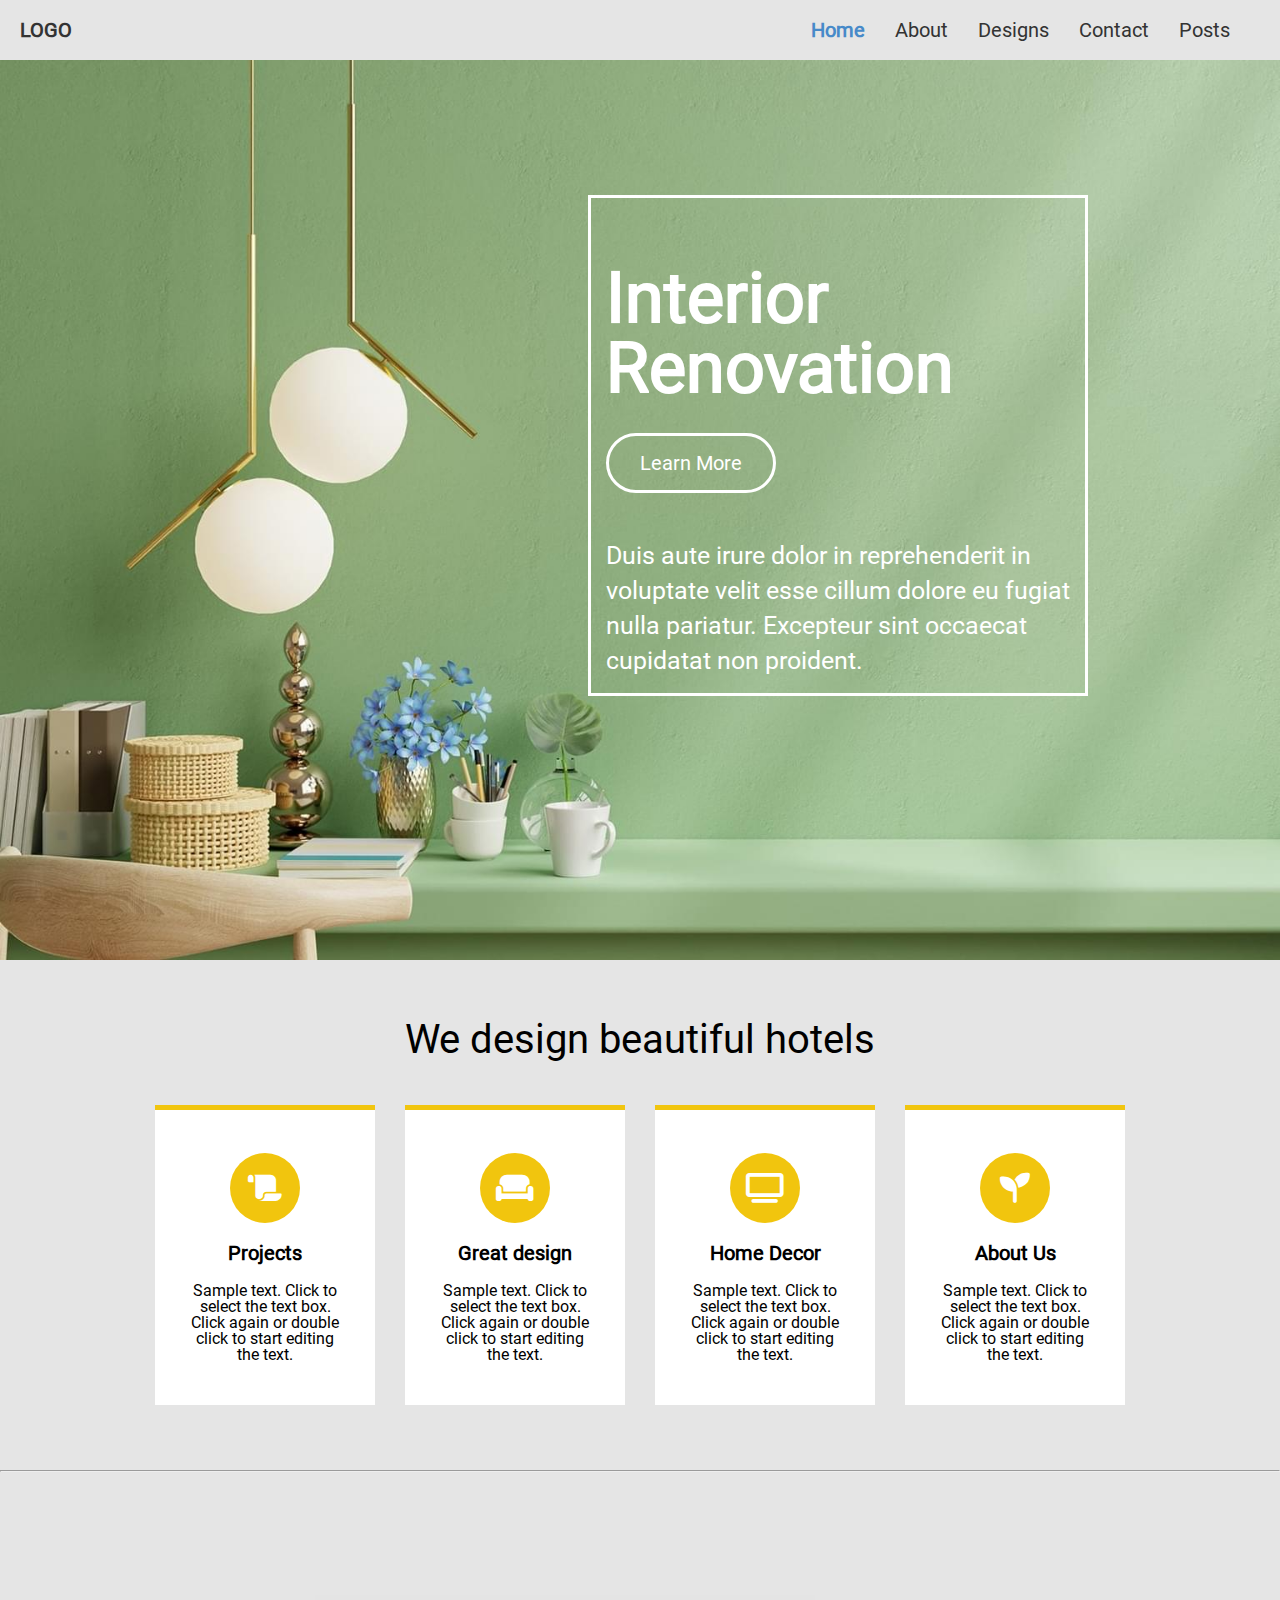
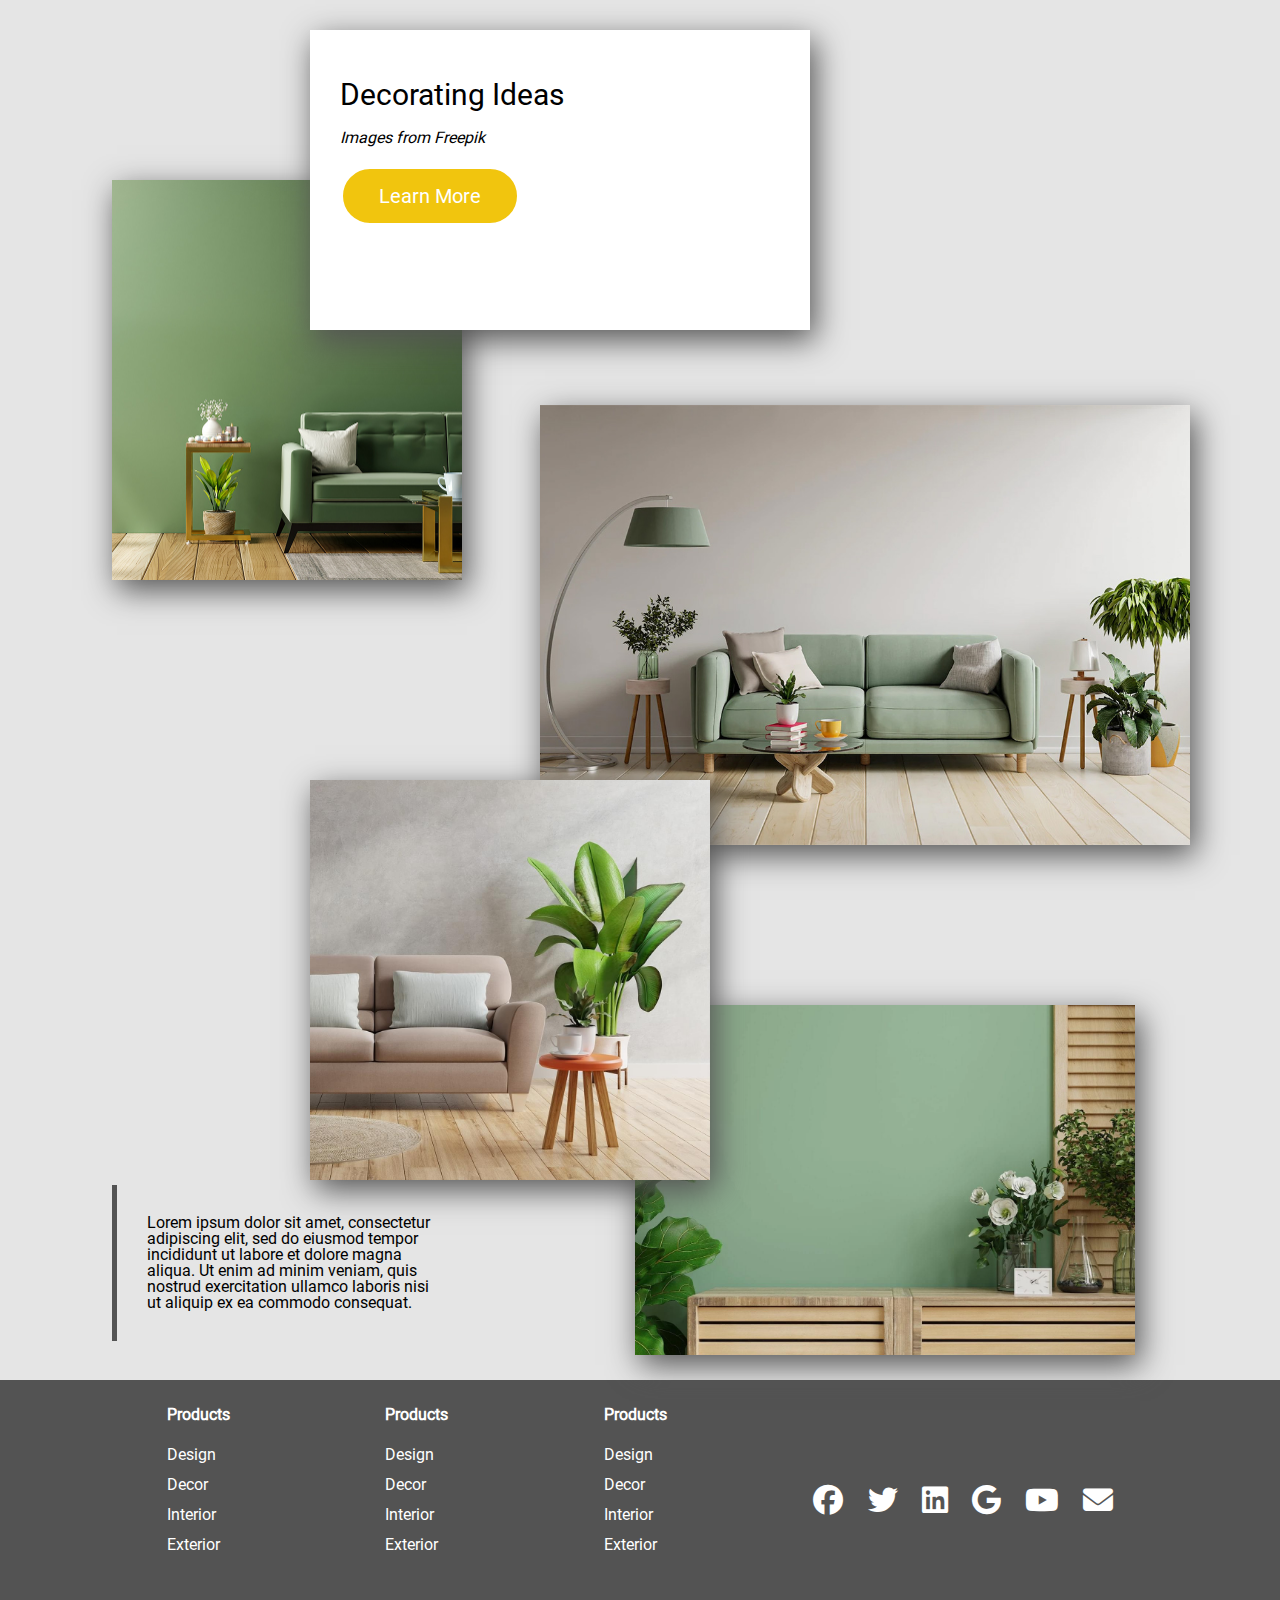
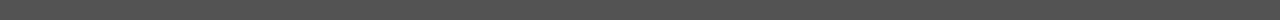
<file: index.html>
<!DOCTYPE html>
<html lang="en">
  <head>
    <meta charset="UTF-8" />
    <meta http-equiv="X-UA-Compatible" content="IE=edge" />
    <meta name="viewport" content="width=device-width, initial-scale=1.0" />
    <title>GITA-JS</title>
    <meta name="description" content="Gita Web Task" />
    <meta name="keywords" content="HTML, CSS, JavaScript" />
    <meta name="author" content="Laka Nodia" />
    <meta property="og:url" content="img/htmlcss.png" />
    <meta property="og:type" content="GITA-JS Project" />
    <meta property="og:title" content="GITA-JS" />
    <meta property="og:description" content="GITA-JS Project" />
    <meta property="og:image" content="img/htmlcss.png" />
    <link rel="icon" type="text/css" href="img/interior.png" />
    <link rel="stylesheet" href="css/global.css" />
    <link
      rel="stylesheet"
      href="https://cdnjs.cloudflare.com/ajax/libs/font-awesome/6.1.1/css/all.min.css"
    />
    <script src="https://ajax.googleapis.com/ajax/libs/jquery/3.6.0/jquery.min.js"></script>
  </head>
  <body>
    <header class="header-block">
      <div class="header-main-div">
        <div class="header-logo-block">
          <a class="a-logo" href="">LOGO</a>
        </div>

        <nav class="header-nav-block" id="nav-block">
          <ul class="header-ul-block">
            <li class="nav-li active-li">
              <a id="home-nav" href="index.html">Home </a>
            </li>
            <li class="nav-li"><a href="visual.html">About</a></li>
            <li class="nav-li"><a href="design.html">Designs</a></li>
            <li class="nav-li"><a href="contact.html">Contact</a></li>
            <li class="nav-li"><a href="api.html">Posts</a></li>
          </ul>
        </nav>
        <i id="burger-menu" class="fa-solid fa-bars burger"></i>
      </div>
    </header>

    <section id="section1">
      <div class="banner-img-div">
        <div class="banner-text-div">
          <h1 class="banner-main-title">Interior Renovation</h1>
          <a class="banner-button-link" href="visual.html"
            ><button class="banner-button" id="button">Learn More</button></a
          >
          <h2 class="banner-title">
            ​Duis aute irure dolor in reprehenderit in voluptate velit esse
            cillum dolore eu fugiat nulla pariatur. Excepteur sint occaecat
            cupidatat non proident.
          </h2>
        </div>
      </div>
    </section>
    <section id="section2" class="section2">
      <div class="section2-div">
        <h2 class="section2-title">​We design beautiful hotels</h2>
        <div class="service-main-block">
          <div class="service-div">
            <div class="service-icon-div">
              <i class="fa-solid fa-scroll icon"></i>
            </div>
            <h3 class="title-service">Projects</h3>
            <p>
              Sample text. Click to select the text box. Click again or double
              click to start editing the text.
            </p>
          </div>
          <div class="service-div">
            <div class="service-icon-div">
              <i class="fa-sharp fa-solid fa-couch icon"></i>
            </div>
            <h3 class="title-service">​Great design</h3>
            <p>
              Sample text. Click to select the text box. Click again or double
              click to start editing the text.
            </p>
          </div>
          <div class="service-div">
            <div class="service-icon-div">
              <i class="fa-solid fa-tv icon"></i>
            </div>
            <h3 class="title-service">​Home Decor</h3>
            <p>
              Sample text. Click to select the text box. Click again or double
              click to start editing the text.
            </p>
          </div>
          <div class="service-div">
            <div class="service-icon-div">
              <i class="fa-solid fa-seedling icon"></i>
            </div>
            <h3 class="title-service">About Us​​</h3>
            <p>
              Sample text. Click to select the text box. Click again or double
              click to start editing the text.
            </p>
          </div>
        </div>
      </div>
    </section>
    <section class="section3">
      <hr />
      <div class="section3-main-div">
        <div class="decoration-div">
          <h2 class="decor-title">​Decorating Ideas</h2>
          <h3 class="decor-title2">Images from Freepik</h3>
          <button class="decor-button" id="button">Learn More</button>
          <p class="decor-text hide">
            Lorem ipsum dolor sit amet, consectetur adipiscing elit nullam nunc
            justo sagittis suscipit ultrices. Excepteur sint occaecat cupidatat
            non proident, sunt in culpa qui officia deserunt mollit anim id est
            laborum.
          </p>
        </div>
        <img class="decor-img1" src="img/decor1.jpg" alt="decor-img" />
        <img class="decor-img3" src="img/decor3.jpg" alt="decor-img" />
        <img class="decor-img2" src="img/decor2.jpg" alt="decor-img" />
        <img class="decor-img4" src="img/decor4.jpg" alt="decor-img" />
        <div class="text-decor-div">
          <p>
            ​​Lorem ipsum dolor sit amet, consectetur adipiscing elit, sed do
            eiusmod tempor incididunt ut labore et dolore magna aliqua. Ut enim
            ad minim veniam, quis nostrud exercitation ullamco laboris nisi ut
            aliquip ex ea commodo consequat.
          </p>
        </div>
      </div>
    </section>
    <footer class="footer">
      <div class="footer-div">
        <div class="lists">
          <ul class="ul-list">
            <h2 class="title">Products</h2>
            <li>Design</li>
            <li>Decor</li>
            <li>Interior</li>
            <li>Exterior</li>
          </ul>
          <ul class="ul-list">
            <h2 class="title">Products</h2>
            <li>Design</li>
            <li>Decor</li>
            <li>Interior</li>
            <li>Exterior</li>
          </ul>
          <ul class="ul-list">
            <h2 class="title">Products</h2>
            <li>Design</li>
            <li>Decor</li>
            <li>Interior</li>
            <li>Exterior</li>
          </ul>
        </div>
      </div>
      <div class="social-icons">
        <i class="fa-brands fa-facebook icon"></i>
        <i class="fa-brands fa-twitter icon"></i>
        <i class="fa-brands fa-linkedin icon"></i>
        <i class="fa-brands fa-google icon"></i>
        <i class="fa-brands fa-youtube icon"></i>
        <i class="fa-solid fa-envelope icon"></i>
      </div>
    </footer>
    <script src="index.js"></script>
  </body>
</html>
</file>
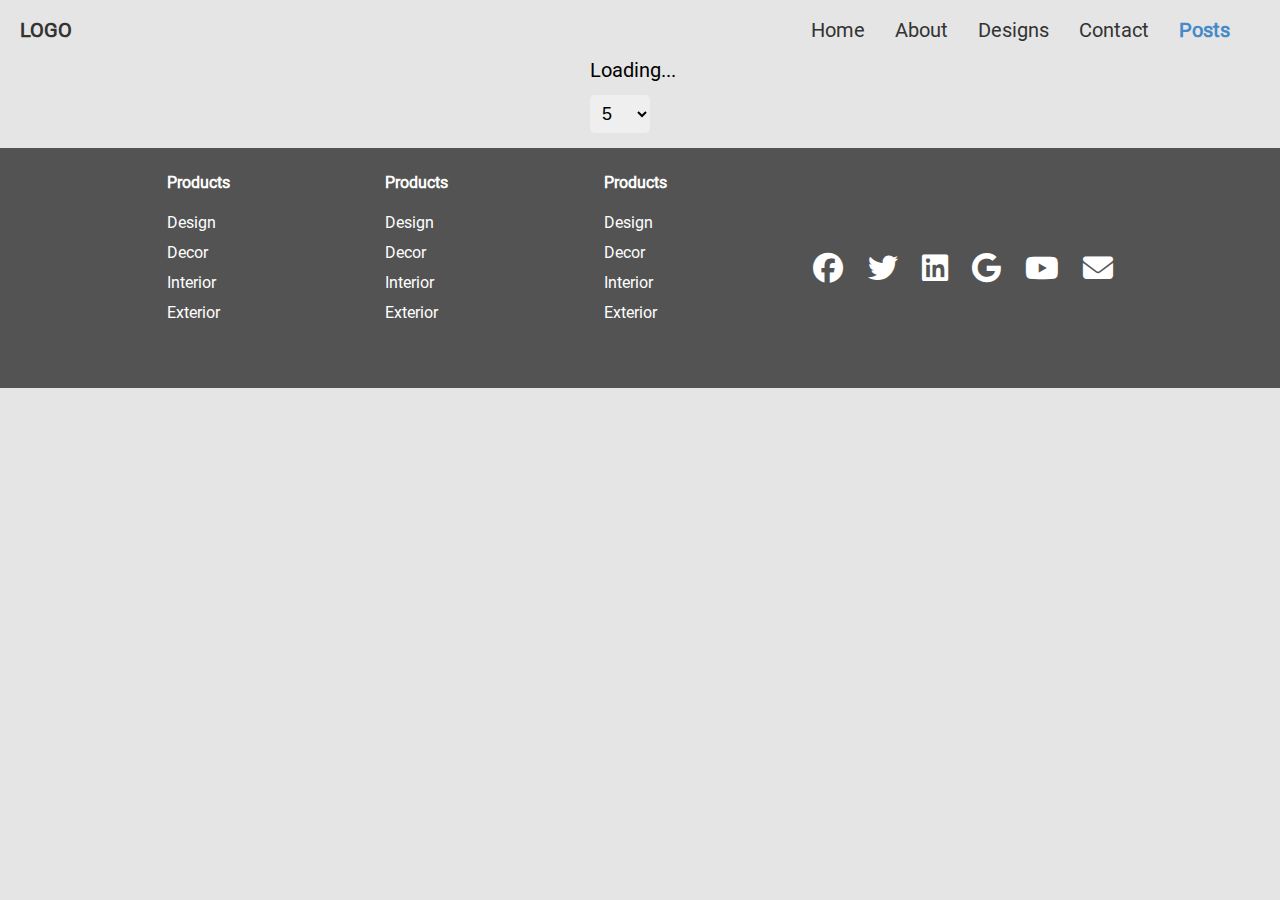
<file: api.html>
<!DOCTYPE html>
<html lang="en">
<head>
    <meta charset="UTF-8" />
    <meta http-equiv="X-UA-Compatible" content="IE=edge" />
    <meta name="viewport" content="width=device-width, initial-scale=1.0" />
    <title>GITA-JS</title>
    <meta name="description" content="Free Web Task" />
    <meta name="keywords" content="HTML, CSS, JavaScript" />
    <meta name="author" content="Laka Nodia" />
    <meta property="og:url" content="img/interior2.png" />
    <meta property="og:type" content="GITA-JS Project" />
    <meta property="og:title" content="GITA-JS" />
    <meta property="og:description" content="GITA-JS Project" />
    <meta property="og:image" content="img/interior2.png" />
    <link rel="stylesheet" href="css/global.css" />
    <link rel="icon" type="text/css" href="img/interior.png" />
    <link
        rel="stylesheet"
        href="https://cdnjs.cloudflare.com/ajax/libs/font-awesome/6.1.1/css/all.min.css"
    />
    <script src="https://ajax.googleapis.com/ajax/libs/jquery/3.6.0/jquery.min.js"></script>
    </head>
    <header class="header-block">
    <div class="header-main-div">
      <div class="header-logo-block">
        <a class="a-logo" href="">LOGO</a>
      </div>

      <nav class="header-nav-block" id="nav-block">
        <ul class="header-ul-block">
          <li class="nav-li">
            <a id="home-nav" href="index.html">Home </a>
          </li>
          <li class="nav-li"><a href="visual.html">About</a></li>
          <li class="nav-li"><a href="design.html">Designs</a></li>
          <li class="nav-li"><a href="contact.html">Contact</a></li>
          <li class="nav-li active-li"><a href="api.html">Posts</a></li>
        </ul>
      </nav>
      <i id="burger-menu" class="fa-solid fa-bars burger"></i>
    </div>
  </header>

  <body class="container-fluid">
    <div class="spinner"id="spinner" style="max-width: 100px; width:100%; margin: 0 auto; font-size: 20px;">
      <span class="visually-hidden">Loading...</span>
    </div>
    <div class="page-option" style="max-width: 100px; width: 100%; margin: 15px auto;">
        <select
        class="btn""
        id="page-row-number"
        onchange="pageRowChangeEventHandler()">
          <option value="5">5</option>
          <option value="10">10</option>
          <option value="20">20</option>
          <option value="30">30</option>
        </select>
    </div>


    <div>
      <div
        id="postList"
        class="post-list"
      >
    </div>
    </div>

    <div class="pagination" id="nav-number" style="max-width: 400px; width: 100%; margin: 0 auto;"></div>

    <footer class="footer">
      <div class="footer-div">
        <div class="lists">
          <ul class="ul-list">
            <h2 class="title">Products</h2>
            <li>Design</li>
            <li>Decor</li>
            <li>Interior</li>
            <li>Exterior</li>
          </ul>
          <ul class="ul-list">
            <h2 class="title">Products</h2>
            <li>Design</li>
            <li>Decor</li>
            <li>Interior</li>
            <li>Exterior</li>
          </ul>
          <ul class="ul-list">
            <h2 class="title">Products</h2>
            <li>Design</li>
            <li>Decor</li>
            <li>Interior</li>
            <li>Exterior</li>
          </ul>
        </div>
      </div>
      <div class="social-icons">
        <i class="fa-brands fa-facebook icon"></i>
        <i class="fa-brands fa-twitter icon"></i>
        <i class="fa-brands fa-linkedin icon"></i>
        <i class="fa-brands fa-google icon"></i>
        <i class="fa-brands fa-youtube icon"></i>
        <i class="fa-solid fa-envelope icon"></i>
      </div>
    </footer>
    <script src="api.js"></script>
    <script src="index.js"></script>
  </body>
</html>
</file>
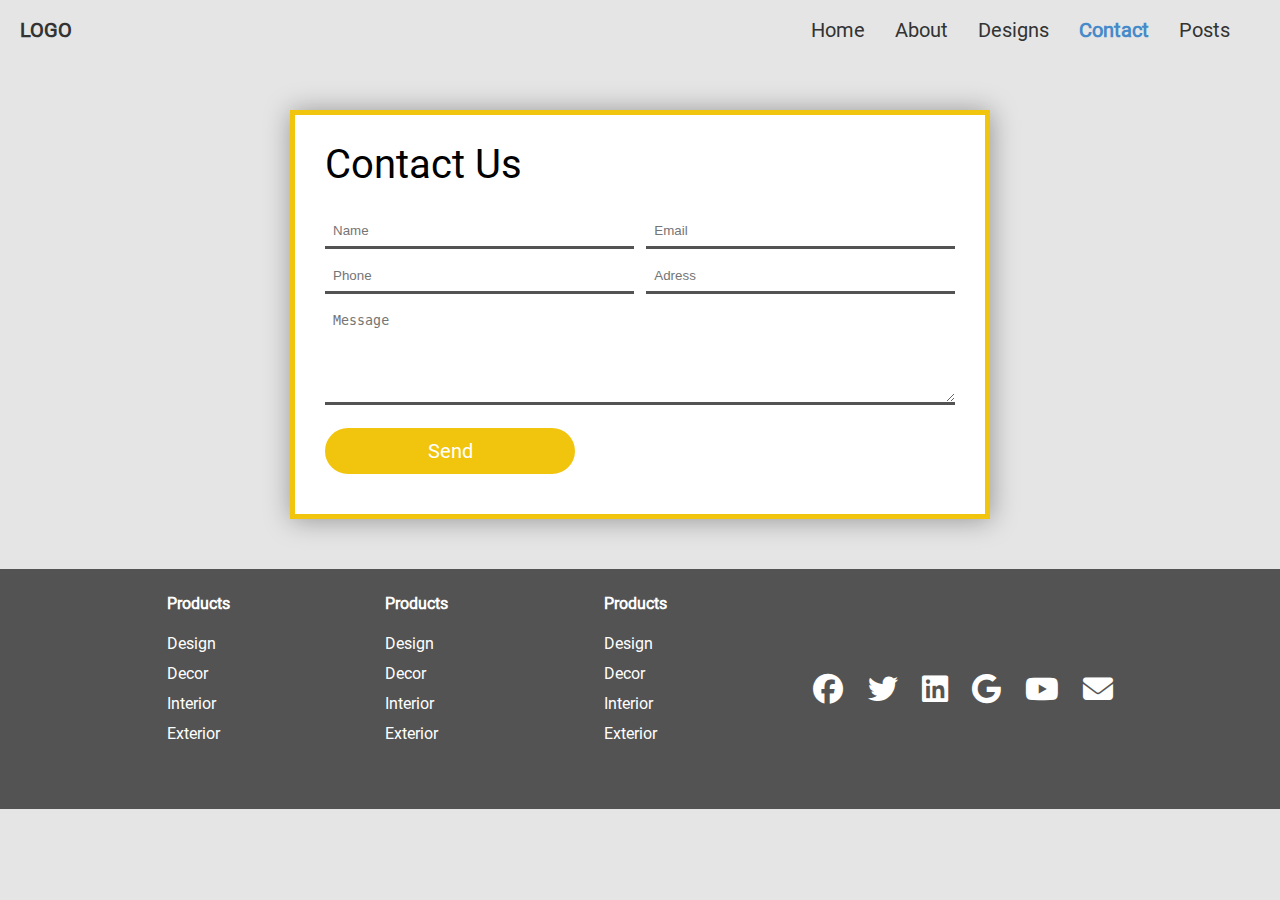
<file: contact.html>
<!DOCTYPE html>
<html lang="en">
  <head>
    <meta charset="UTF-8" />
    <meta http-equiv="X-UA-Compatible" content="IE=edge" />
    <meta name="viewport" content="width=device-width, initial-scale=1.0" />
    <title>GITA-JS</title>
    <meta name="description" content="Free Web Task" />
    <meta name="keywords" content="HTML, CSS, JavaScript" />
    <meta name="author" content="Laka Nodia" />
    <meta property="og:url" content="img/htmlcss.png" />
    <meta property="og:type" content="GITA-JS Project" />
    <meta property="og:title" content="GITA-JS" />
    <meta property="og:description" content="GITA-JS Project" />
    <meta property="og:image" content="img/htmlcss.png" />
    <link rel="stylesheet" href="css/global.css" />
    <link rel="icon" type="text/css" href="img/interior.png" />
    <link
      rel="stylesheet"
      href="https://cdnjs.cloudflare.com/ajax/libs/font-awesome/6.1.1/css/all.min.css"
    />
    <script src="https://ajax.googleapis.com/ajax/libs/jquery/3.6.0/jquery.min.js"></script>
  </head>
  <body>
    <header class="header-block">
      <div class="header-main-div">
        <div class="header-logo-block">
          <a class="a-logo" href="">LOGO</a>
        </div>

        <nav class="header-nav-block" id="nav-block">
          <ul class="header-ul-block">
            <li class="nav-li">
              <a id="home-nav" href="index.html">Home </a>
            </li>
            <li class="nav-li"><a href="visual.html">About</a></li>
            <li class="nav-li"><a href="design.html">Designs</a></li>
            <li class="nav-li active-li"><a href="contact.html">Contact</a></li>
            <li class="nav-li"><a href="api.html">Posts</a></li>
          </ul>
        </nav>
        <i id="burger-menu" class="fa-solid fa-bars burger"></i>
      </div>
    </header>
    <section class="contacnt-section">
      <div class="contact-div">
        <form id="mainForm" class="form-style-9">
          <h2 class="title">Contact Us</h2>
          <ul>
            <li>
              <input
                id="input-name"
                type="text"
                name="field1"
                class="field-style field-split align-left"
                placeholder="Name"
              />

              <input
                id="input-email"
                type="email"
                name="field2"
                class="field-style field-split align-right"
                placeholder="Email"
                onkeydown="validation()"
                required
              />
            </li>
            <div>
              <div class="error-text" id="error-name"></div>
              <div class="error-text" id="error-email"></div>
            </div>
            <li>
              <input
                id="input-phone"
                type="number"
                name="field3"
                class="field-style field-split align-left"
                placeholder="Phone"
              />
              <input
                id="input-adress"
                type="text"
                name="field4"
                class="field-style field-split align-right"
                placeholder="Adress"
              />
            </li>
            <div>
              <div class="error-text" id="error-phone"></div>
              <div class="error-text" id="error-adress"></div>
            </div>
            <li>
              <textarea
                id="input-message"
                name="field5"
                class="field-style"
                placeholder="Message"
              ></textarea>
              <div>
                <div class="error-text" id="error-message"></div>
              </div>
            </li>
            <li>
              <button>Send</button>
            </li>
          </ul>
        </form>
      </div>
    </section>

    <footer class="footer">
      <div class="footer-div">
        <div class="lists">
          <ul class="ul-list">
            <h2 class="title">Products</h2>
            <li>Design</li>
            <li>Decor</li>
            <li>Interior</li>
            <li>Exterior</li>
          </ul>
          <ul class="ul-list">
            <h2 class="title">Products</h2>
            <li>Design</li>
            <li>Decor</li>
            <li>Interior</li>
            <li>Exterior</li>
          </ul>
          <ul class="ul-list">
            <h2 class="title">Products</h2>
            <li>Design</li>
            <li>Decor</li>
            <li>Interior</li>
            <li>Exterior</li>
          </ul>
        </div>
      </div>
      <div class="social-icons">
        <i class="fa-brands fa-facebook icon"></i>
        <i class="fa-brands fa-twitter icon"></i>
        <i class="fa-brands fa-linkedin icon"></i>
        <i class="fa-brands fa-google icon"></i>
        <i class="fa-brands fa-youtube icon"></i>
        <i class="fa-solid fa-envelope icon"></i>
      </div>
    </footer>
    <script src="validations.js"></script>
    <script src="index.js"></script>
  </body>
</html>
</file>
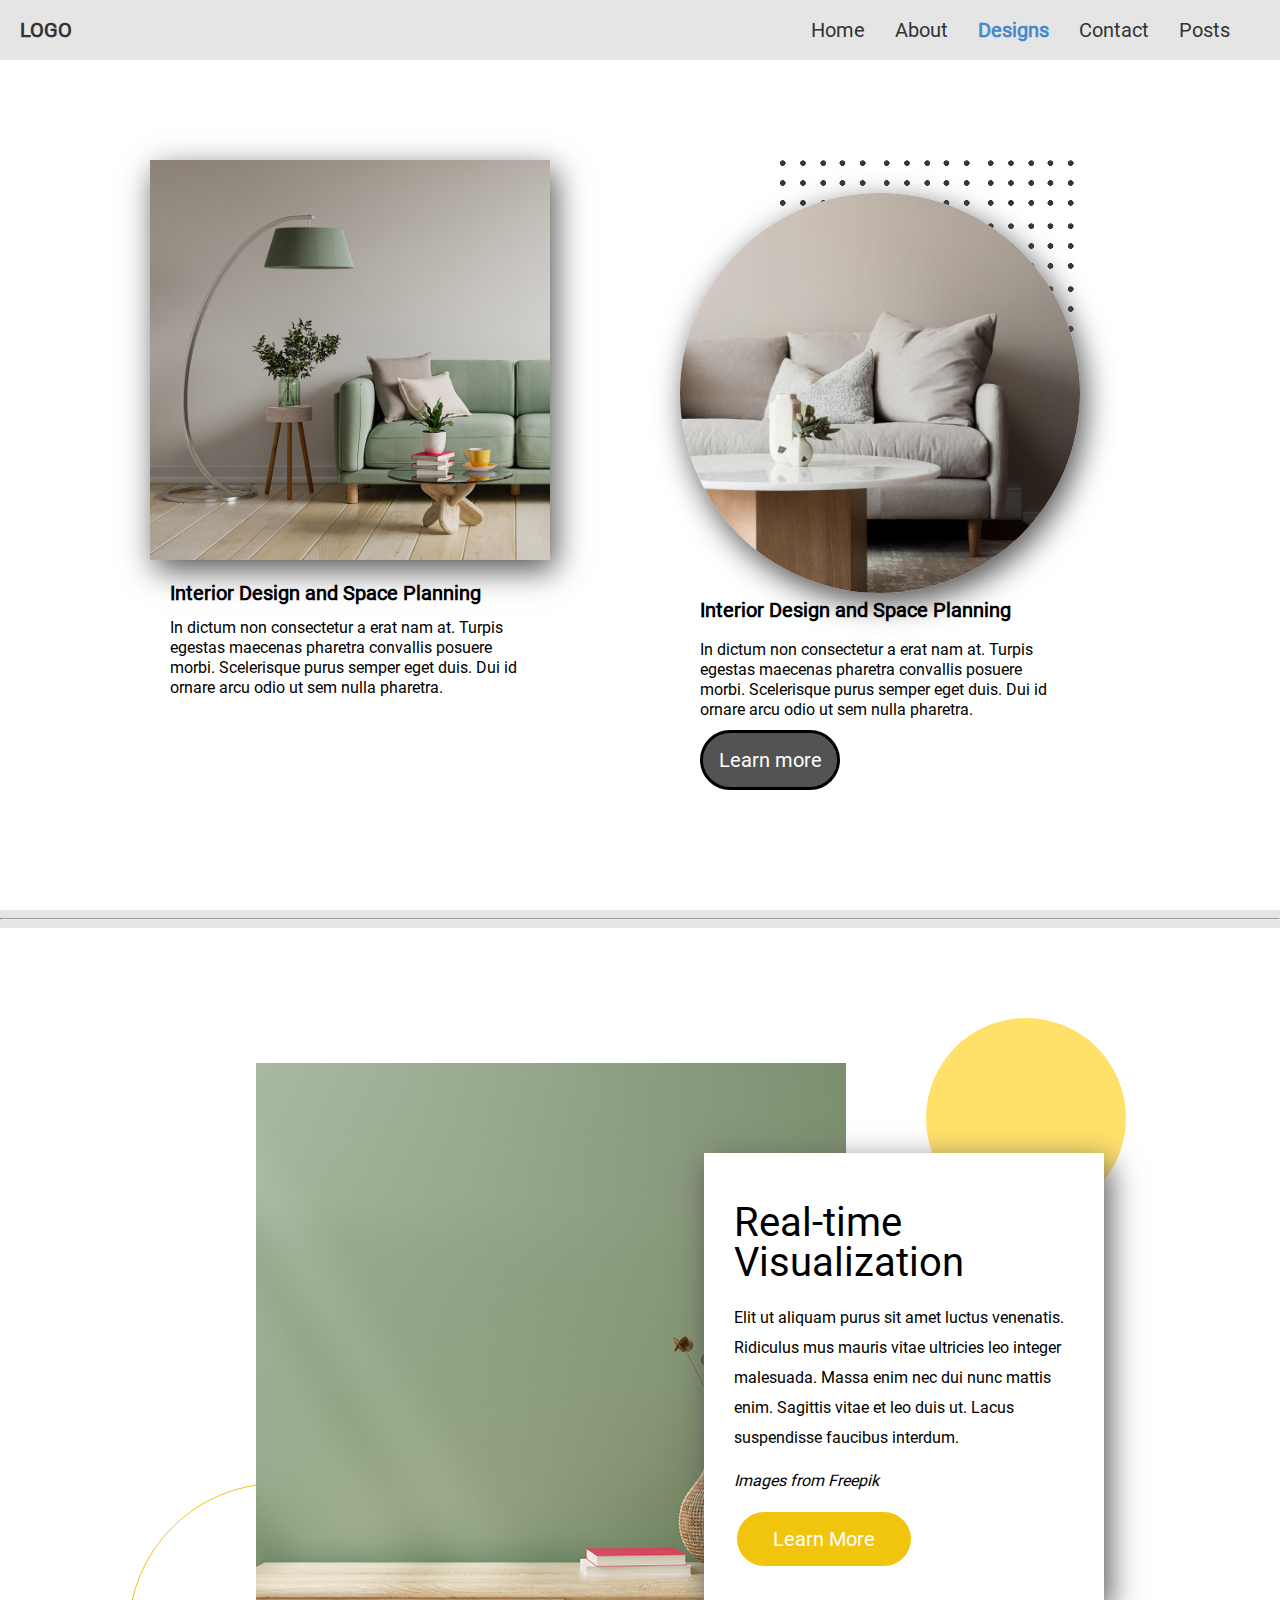
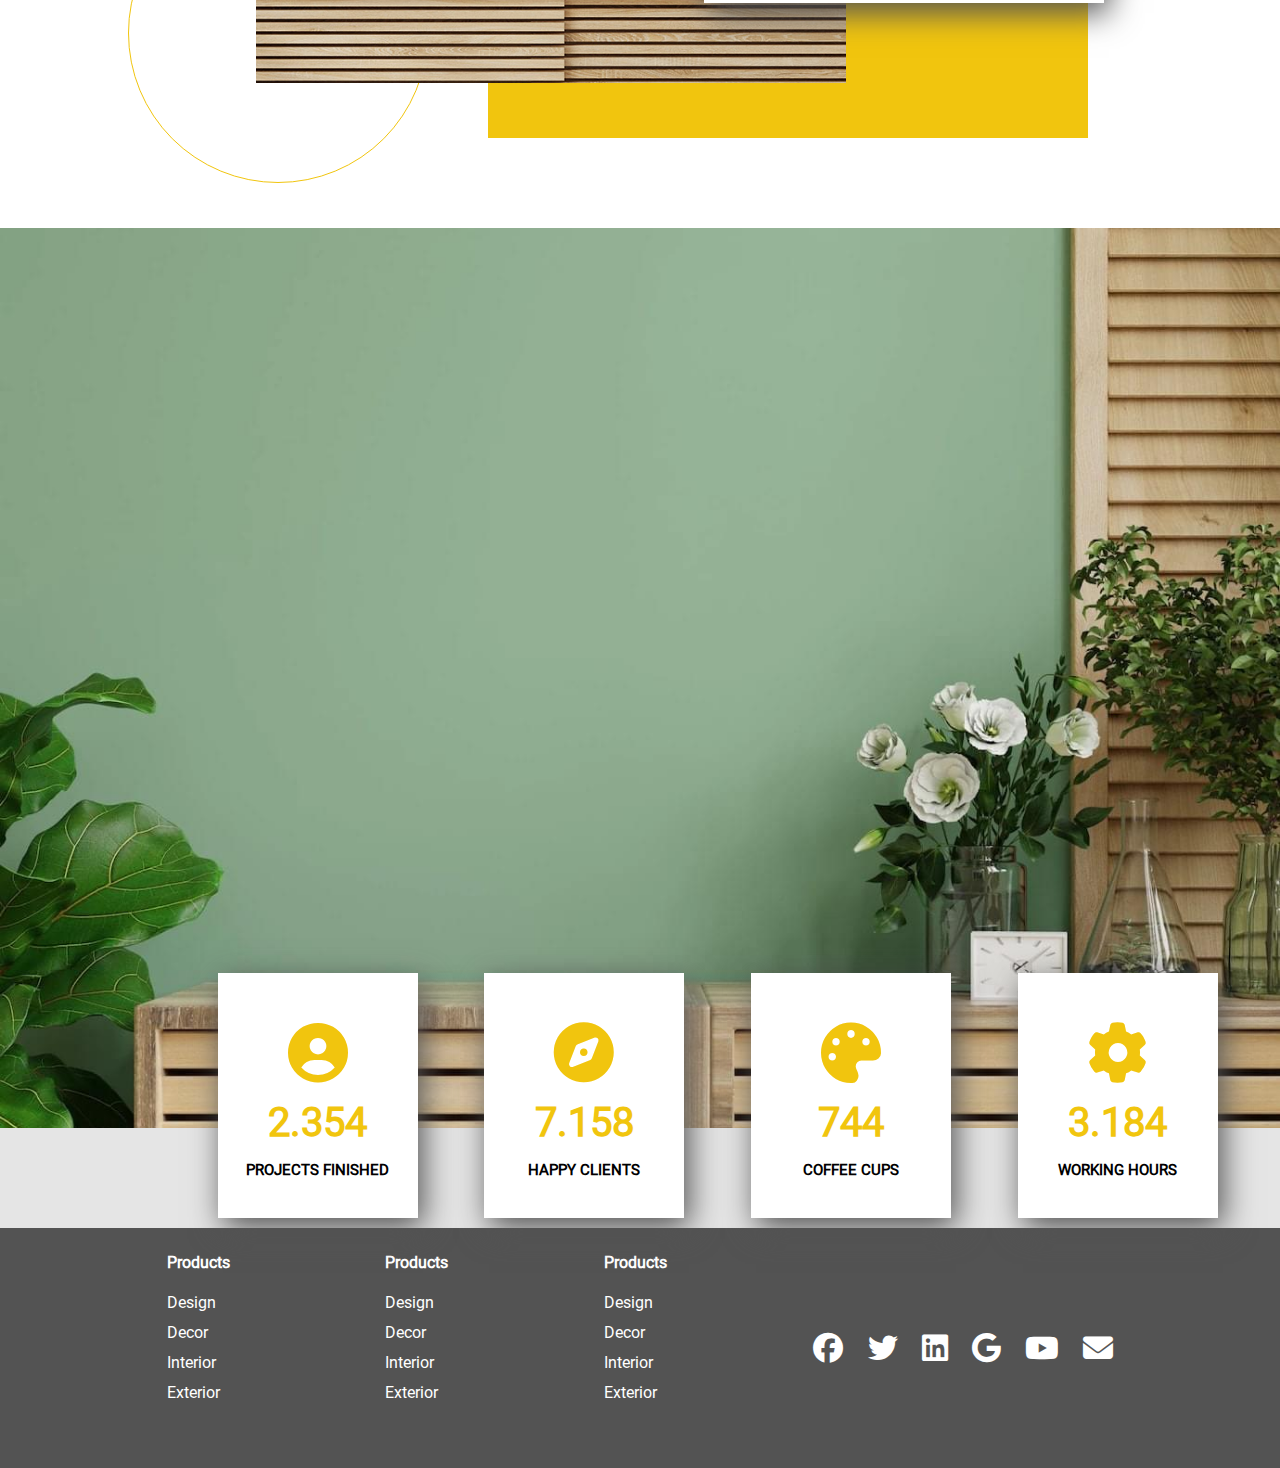
<file: design.html>
<!DOCTYPE html>
<html lang="en">
  <head>
    <meta charset="UTF-8" />
    <meta http-equiv="X-UA-Compatible" content="IE=edge" />
    <meta name="viewport" content="width=device-width, initial-scale=1.0" />
    <title>GITA-JS</title>
    <meta name="description" content="Free Web Task" />
    <meta name="keywords" content="HTML, CSS, JavaScript" />
    <meta name="author" content="Laka Nodia" />
    <meta property="og:url" content="img/htmlcss.png" />
    <meta property="og:type" content="GITA-JS Project" />
    <meta property="og:title" content="GITA-JS" />
    <meta property="og:description" content="GITA-JS Project" />
    <meta property="og:image" content="img/htmlcss.png" />
    <link rel="stylesheet" href="css/global.css" />
    <link rel="icon" type="text/css" href="img/interior.png" />
    <link
      rel="stylesheet"
      href="https://cdnjs.cloudflare.com/ajax/libs/font-awesome/6.1.1/css/all.min.css"
    />
    <script src="https://ajax.googleapis.com/ajax/libs/jquery/3.6.0/jquery.min.js"></script>
  </head>
  <body>
    <header class="header-block">
      <div class="header-main-div">
        <div class="header-logo-block">
          <a class="a-logo" href="">LOGO</a>
        </div>

        <nav class="header-nav-block" id="nav-block">
          <ul class="header-ul-block">
            <li class="nav-li">
              <a id="home-nav" href="index.html">Home </a>
            </li>
            <li class="nav-li"><a href="visual.html">About</a></li>
            <li class="nav-li  active-li"><a href="design.html">Designs</a></li>
            <li class="nav-li"><a href="contact.html">Contact</a></li>
            <li class="nav-li"><a href="api.html">Posts</a></li>
          </ul>
        </nav>
        <i id="burger-menu" class="fa-solid fa-bars burger"></i>
       </div>
    </header>
    
    <section class="design-section">
      <div class="design-main-div">
        <div class="design-section-div-rect">
          <img class="design-img" src="img/gggg.jpg" alt="interior" />
          <div class="design-text-div">
            <h2 class="design-title">​Interior Design and Space Planning</h2>
            <p class="design-text">
              In dictum non consectetur a erat nam at. Turpis egestas maecenas
              pharetra convallis posuere morbi. Scelerisque purus semper eget
              duis. Dui id ornare arcu odio ut sem nulla pharetra.
            </p>
        </div>
        </div>
        <div class="design-section-div-circle">
          <div class="dots-design">
            <img src="img/texture-min.png" alt="" />
            <img src="img/texture-min.png" alt="" />
            <img src="img/texture-min.png" alt="" />
            <img src="img/texture-min.png" alt="" />
            <img src="img/texture-min.png" alt="" />
            <img src="img/texture-min.png" alt="" />
            <img src="img/texture-min.png" alt="" />
            <img src="img/texture-min.png" alt="" />
            <img src="img/texture-min.png" alt="" />
          </div>
          <img class="design-img-circle" src="img/g.jpg" alt="" />
          <div class="design-text-div">
              <h2 class="design-title">​Interior Design and Space Planning</h2>
              <p class="design-text">
                In dictum non consectetur a erat nam at. Turpis egestas maecenas
                pharetra convallis posuere morbi. Scelerisque purus semper eget
                duis. Dui id ornare arcu odio ut sem nulla pharetra.
              </p>
              <button>Learn more</button>
          </div>
        </div>
      </div>
    </section>
    <hr>
    <section class="visual-section1">
      <div class="vidual-main-div">
        <img class="visual-img" src="img/section1-img.jpg" alt="" />
        <div class="visual-text-div">
          <h2 class="visual-title">Real-time Visualization</h2>
          <p class="visual-title2">
            Elit ut aliquam purus sit amet luctus venenatis. Ridiculus mus
            mauris vitae ultricies leo integer malesuada. Massa enim nec dui
            nunc mattis enim. Sagittis vitae et leo duis ut. Lacus suspendisse
            faucibus interdum.
          </p>
          <p class="visual-text">Images from Freepik</p>
          <button class="visual-button">Learn More</button>
        </div>
        <div class="yellow-decor-circle"></div>
        <div class="yellow-decor-rect"></div>
        <div class="yellow-decor"></div>
      </div>
    </section>
    <section class="designers-section">
      <div class="designers-div">
        <div class="designers-block">
          <div class="designers">
            <i class="fa-solid fa-circle-user icon"></i>
            <p class="number">2.354</p>
            <h2 class="title">​PROJECTS FINISHED</h2>
          </div>
          <div class="designers">
            <i class="fa-solid fa-compass icon"></i>
            <p class="number">7.158</p>
            <h2 class="title">​​HAPPY CLIENTS</h2>
          </div>
          <div class="designers">
            <i class="fa-solid fa-palette icon"></i>
            <p class="number">744</p>
            <h2  class="title">COFFEE CUPS</h2>
          </div>
          <div class="designers">
            <i class="fa-solid fa-gear icon"></i>
            <p class="number">3.184</p>
            <h2 class="title">​WORKING HOURS</h2>
          </div>

        </div>

      </div>

    </section>
    <footer class="footer">
      <div class="footer-div">
          <div class="lists">
              <ul class="ul-list">
                  <h2 class="title">Products</h2>
                  <li>Design</li>
                  <li>Decor</li>
                  <li>Interior</li>
                  <li>Exterior</li>
              </ul>
              <ul class="ul-list">
                  <h2 class="title">Products</h2>
                  <li>Design</li>
                  <li>Decor</li>
                  <li>Interior</li>
                  <li>Exterior</li>
              </ul>
              <ul class="ul-list">
                  <h2 class="title">Products</h2>
                  <li>Design</li>
                  <li>Decor</li>
                  <li>Interior</li>
                  <li>Exterior</li>
              </ul>
          </div>

      </div>
      <div class="social-icons">
          <i class="fa-brands fa-facebook icon"></i>
          <i class="fa-brands fa-twitter icon"></i>
          <i class="fa-brands fa-linkedin icon"></i>
          <i class="fa-brands fa-google icon"></i>
          <i class="fa-brands fa-youtube icon"></i>
          <i class="fa-solid fa-envelope icon"></i>
      </div>


  </footer>
  <script src="index.js"></script>
  </body>
</html>
</file>
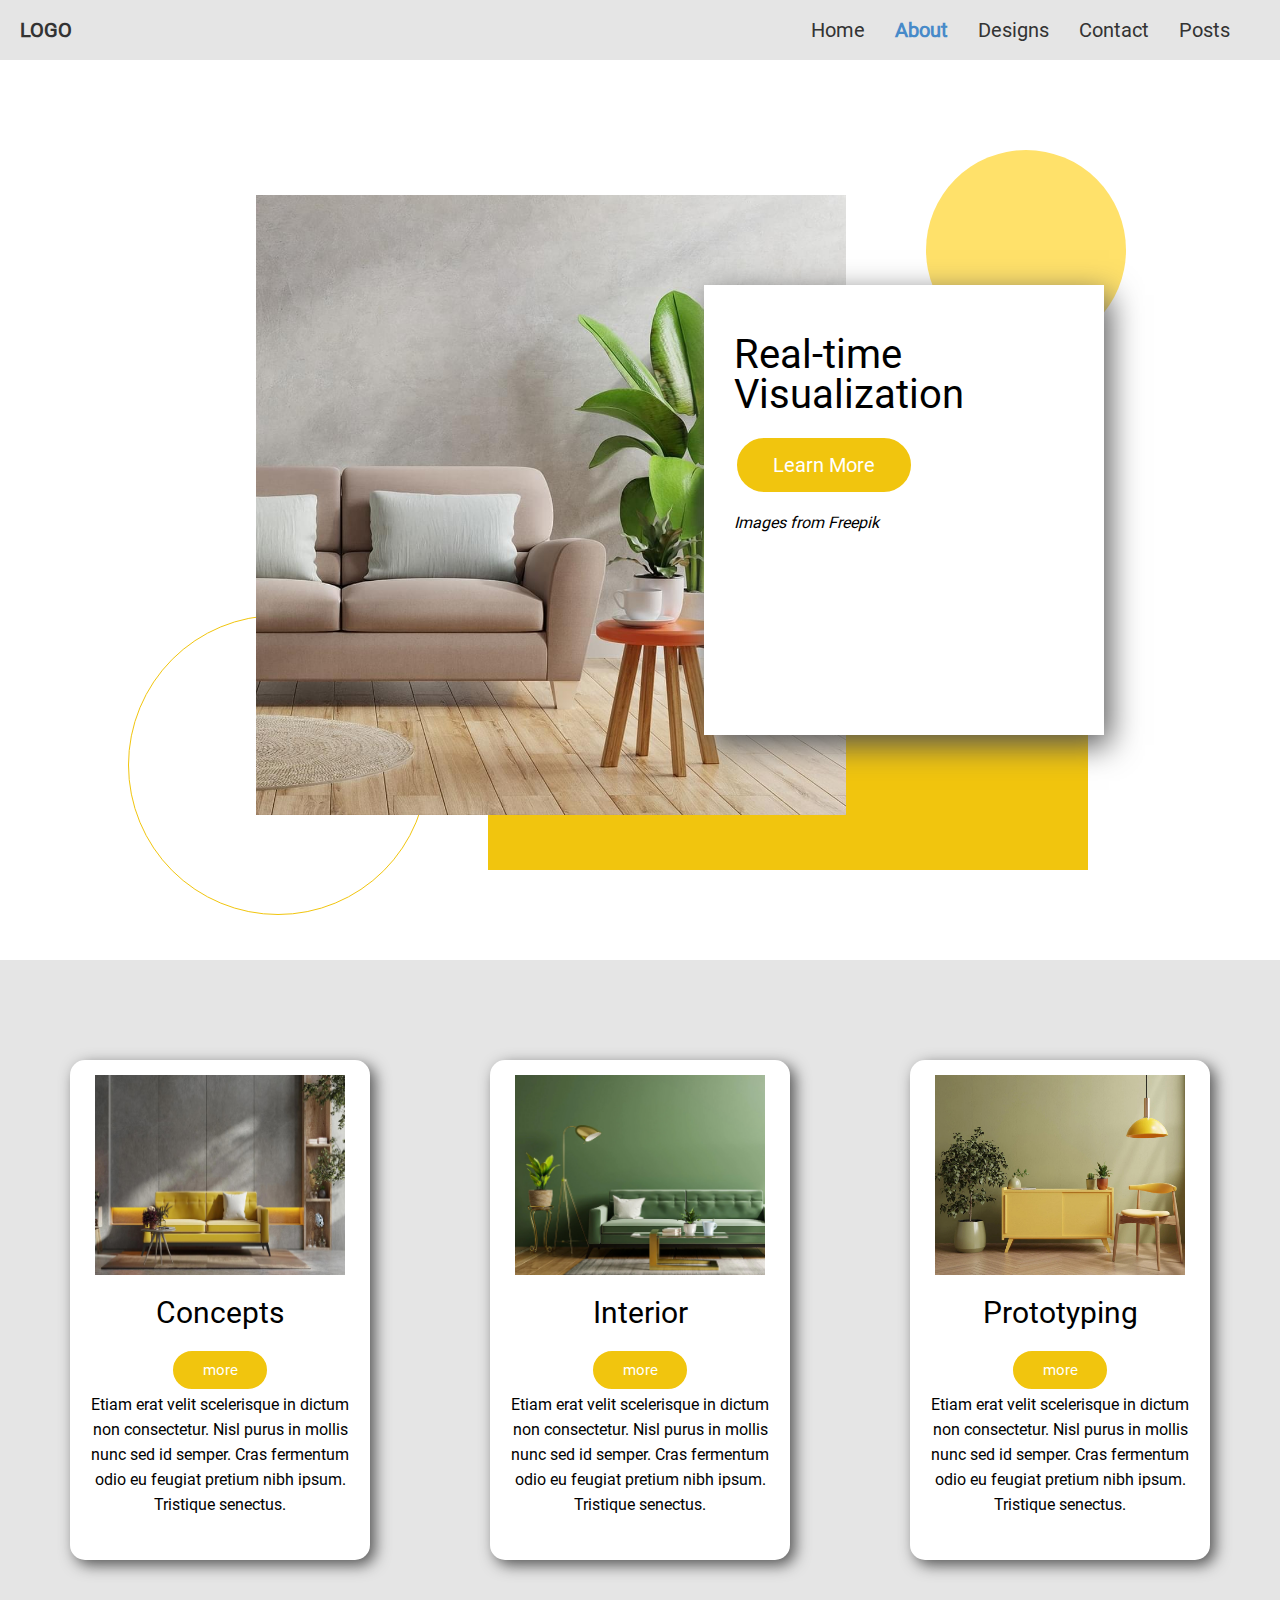
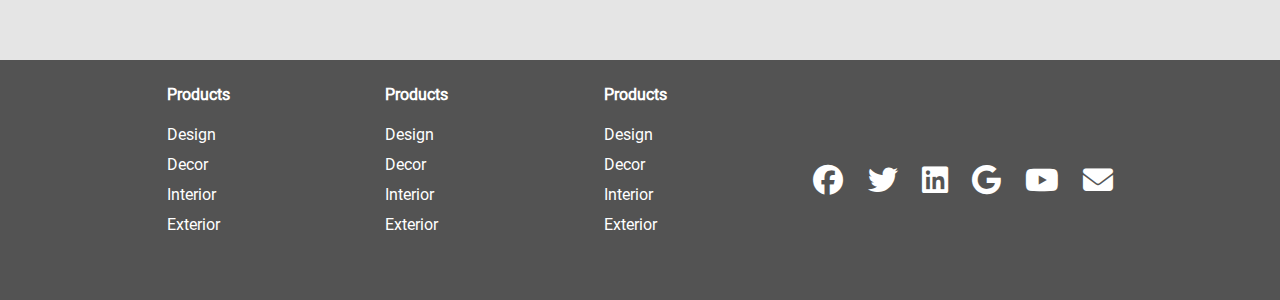
<file: visual.html>
<!DOCTYPE html>
<html lang="en">
<head>
    <meta charset="UTF-8">
    <meta http-equiv="X-UA-Compatible" content="IE=edge">
    <meta name="viewport" content="width=device-width, initial-scale=1.0">
    <title>GITA-JS</title>
    <meta name="description" content="Free Web Task">
    <meta name="keywords" content="HTML, CSS, JavaScript">
    <meta name="author" content="Laka Nodia">
    <meta property="og:url" content="img/htmlcss.png"/>
    <meta property="og:type" content="GITA-JS Project"/>
    <meta property="og:title" content="GITA-JS"/>
    <meta property="og:description" content="GITA-JS Project"/>
    <meta property="og:image" content="img/htmlcss.png"/>
    <link rel="icon" type="text/css" href="img/interior.png" />
    <link rel="stylesheet" href="css/global.css">
    <link rel="stylesheet" href="https://cdnjs.cloudflare.com/ajax/libs/font-awesome/6.1.1/css/all.min.css">
    <script src="https://ajax.googleapis.com/ajax/libs/jquery/3.6.0/jquery.min.js"></script>
</head>
<body>
    <header class="header-block">
        <div class="header-main-div">
          <div class="header-logo-block">
            <a class="a-logo" href="">LOGO</a>
          </div>
  
          <nav class="header-nav-block" id="nav-block">
            <ul class="header-ul-block">
              <li class="nav-li ">
                <a id="home-nav" href="index.html">Home </a>
              </li>
              <li class="nav-li active-li"><a href="visual.html">About</a></li>
              <li class="nav-li"><a href="design.html">Designs</a></li>
              <li class="nav-li"><a href="contact.html">Contact</a></li>
              <li class="nav-li"><a href="api.html">Posts</a></li>
            </ul>
          </nav>
          <i id="burger-menu" class="fa-solid fa-bars burger"></i>
         </div>
      </header>
<body>
    <section class="visual-section1">
        <div class="vidual-main-div">

            <img class="visual-img" src="img/-min1.jpg" alt="">
            <div class="visual-text-div">
                
                <h2 class="visual-title">Real-time Visualization</h2>
                <button class="visual-button">Learn More</button>
                <p class="visual-title2 hide">Elit ut aliquam purus sit amet luctus venenatis. Ridiculus mus mauris vitae ultricies leo integer malesuada. Massa enim nec dui nunc mattis enim. Sagittis vitae et leo duis ut. Lacus suspendisse faucibus interdum.</p>
                <p class="visual-text">Images from Freepik</p>
 
            </div>
            <div class="yellow-decor-circle"></div>     
            <div class="yellow-decor-rect"></div>
            <div class="yellow-decor"></div>         
        </div>
    </section>
    <section class="prototype-section">
        <div class="swiper mySwiper">
            <div class="swiper-wrapper">
                <div class="swiper-slide">
                    <img class="swiper-img" src="img/pro1.jpg" alt="">
                    <h3>​Concepts</h3>
                    <button class="swiper-button">more</button>
                    <p class="">Etiam erat velit scelerisque in dictum non consectetur. Nisl purus in mollis nunc sed id semper. Cras fermentum odio eu feugiat pretium nibh ipsum. Tristique senectus.</p>
                   
                </div>
                <div class="swiper-slide">
                    <img class="swiper-img" src="img/pro2.jpg" alt="">
                    <h3>Interior</h3>
                    <button class="swiper-button">more</button>
                    <p class="">Etiam erat velit scelerisque in dictum non consectetur. Nisl purus in mollis nunc sed id semper. Cras fermentum odio eu feugiat pretium nibh ipsum. Tristique senectus.</p>

                </div>
                <div class="swiper-slide">
                    <img class="swiper-img" src="img/pro3.jpg" alt="">
                    <h3>Prototyping</h3>
                    <button class="swiper-button">more</button>
                    <p class="">Etiam erat velit scelerisque in dictum non consectetur. Nisl purus in mollis nunc sed id semper. Cras fermentum odio eu feugiat pretium nibh ipsum. Tristique senectus.</p>
                   
                </div>
                <!-- <div class="swiper-button-next"></div>
                <div class="swiper-button-prev"></div>
                <div class="swiper-pagination"></div> -->
            </div>
        </div>
    </section>
    <footer class="footer">
        <div class="footer-div">
            <div class="lists">
                <ul class="ul-list">
                    <h2 class="title">Products</h2>
                    <li>Design</li>
                    <li>Decor</li>
                    <li>Interior</li>
                    <li>Exterior</li>
                </ul>
                <ul class="ul-list">
                    <h2 class="title">Products</h2>
                    <li>Design</li>
                    <li>Decor</li>
                    <li>Interior</li>
                    <li>Exterior</li>
                </ul>
                <ul class="ul-list">
                    <h2 class="title">Products</h2>
                    <li>Design</li>
                    <li>Decor</li>
                    <li>Interior</li>
                    <li>Exterior</li>
                </ul>
            </div>

        </div>
        <div class="social-icons">
            <i class="fa-brands fa-facebook icon"></i>
            <i class="fa-brands fa-twitter icon"></i>
            <i class="fa-brands fa-linkedin icon"></i>
            <i class="fa-brands fa-google icon"></i>
            <i class="fa-brands fa-youtube icon"></i>
            <i class="fa-solid fa-envelope icon"></i>
        </div>


    </footer>
    <script src="index.js"></script>
</body>
</html>
</file>
<file: css/global.css>
*, *:before, *:after {
  -webkit-box-sizing: border-box;
          box-sizing: border-box;
}

html, body, div, span, object, iframe, figure, h1, h2, h3, h4, h5, h6, p, blockquote, pre, a, code, em, img, small, strike, strong, sub, sup, tt, b, u, i, ol, ul, li, fieldset, form, label, table, caption, tbody, tfoot, thead, tr, th, td, main, canvas, embed, footer, header, nav, section, video {
  margin: 0;
  padding: 0;
  border: 0;
  font-size: 100%;
  font: inherit;
  vertical-align: baseline;
  text-rendering: optimizeLegibility;
  -webkit-font-smoothing: antialiased;
  -webkit-text-size-adjust: none;
     -moz-text-size-adjust: none;
      -ms-text-size-adjust: none;
          text-size-adjust: none;
}

footer, header, nav, section, main {
  display: block;
}

body {
  line-height: 1;
}

ol, ul, li {
  list-style: none;
}

blockquote, q {
  quotes: none;
}

blockquote:before, blockquote:after, q:before, q:after {
  content: "";
  content: none;
}

table {
  border-collapse: collapse;
  border-spacing: 0;
}

input {
  border-radius: 0;
}

a {
  all: unset;
}

html {
  scroll-behavior: smooth;
}

body {
  font-family: "Roboto", serif;
  background-color: #e5e5e5;
}

.active-ovelay {
  display: block;
}

.header-main-div {
  padding: 20px;
  color: rgb(51, 51, 51);
  -webkit-transition: 0.5s;
  transition: 0.5s;
  display: -webkit-box;
  display: -ms-flexbox;
  display: flex;
  -webkit-box-pack: justify;
      -ms-flex-pack: justify;
          justify-content: space-between;
  -webkit-box-align: center;
      -ms-flex-align: center;
          align-items: center;
}
.header-main-div .header-logo-block {
  cursor: pointer;
  font-size: 20px;
  font-weight: 900;
  -webkit-transition: 0.5s;
  transition: 0.5s;
}
.header-main-div .burger {
  font-weight: 900;
  font-size: 30px;
  cursor: pointer;
  display: none;
  -webkit-transition: 0.5s;
  transition: 0.5s;
}
.header-main-div .burger:hover {
  color: rgb(83, 83, 83);
}
.header-main-div .close {
  font-weight: 900;
  font-size: 35px;
  cursor: pointer;
  display: none;
}
.header-main-div .header-ul-block {
  font-size: 20px;
  display: -webkit-box;
  display: -ms-flexbox;
  display: flex;
  -webkit-box-pack: justify;
      -ms-flex-pack: justify;
          justify-content: space-between;
  -webkit-box-align: center;
      -ms-flex-align: center;
          align-items: center;
}
.header-main-div .header-ul-block .nav-li {
  margin-right: 30px;
  cursor: pointer;
  font-size: 20px;
}
.header-main-div .header-ul-block .nav-li .dropdown-content {
  display: -webkit-box;
  display: -ms-flexbox;
  display: flex;
  -webkit-box-orient: vertical;
  -webkit-box-direction: normal;
      -ms-flex-direction: column;
          flex-direction: column;
  background-color: #f9f9f9;
  min-width: 160px;
  margin-top: 10px;
  padding: 12px 16px;
  display: none;
}
.header-main-div .header-ul-block .nav-li .dropdown-content a {
  margin-top: 10px;
}
.header-main-div .header-ul-block .active-li {
  color: #478ac9;
  font-weight: 900;
}

.banner-img-div {
  background-image: url(../img/banner.jpg);
  width: 100%;
  min-height: 100vh;
  background-repeat: no-repeat;
  background-size: cover;
  position: relative;
}
.banner-img-div .banner-text-div {
  max-width: 500px;
  width: 100%;
  border: solid;
  border-color: rgb(255, 255, 255);
  padding: 15px;
  position: absolute;
  top: 15%;
  right: 15%;
  color: rgb(255, 255, 255);
}
.banner-img-div .banner-text-div .banner-main-title {
  font-size: 70px;
  font-weight: 900;
  margin-top: 50px;
}
.banner-img-div .banner-text-div .banner-title {
  font-size: 25px;
  line-height: 35px;
  margin-top: 15px;
}
.banner-img-div .banner-text-div .hide {
  display: none;
}
.banner-img-div .banner-text-div .banner-button {
  max-width: 170px;
  width: 100%;
  margin: 30px 0px;
  color: rgb(255, 255, 255);
  background-color: transparent;
  padding: 15px;
  border: solid;
  border-color: rgb(255, 255, 255);
  border-radius: 100px;
  -webkit-transition: 0.5s;
  transition: 0.5s;
  font-family: "Roboto", serif;
  font-size: 20px;
  cursor: pointer;
}
.banner-img-div .banner-text-div .banner-button:hover {
  background-color: rgb(255, 255, 255);
  color: #f1c50e;
}

.section2 .section2-div {
  max-width: 1000px;
  width: 100%;
  margin: 50px auto;
  padding: 10px;
}
.section2 .section2-div .section2-title {
  font-size: 40px;
  text-align: center;
  margin-bottom: 40px;
}
.section2 .section2-div .service-main-block {
  display: -webkit-box;
  display: -ms-flexbox;
  display: flex;
  -webkit-box-pack: justify;
      -ms-flex-pack: justify;
          justify-content: space-between;
  -webkit-box-align: center;
      -ms-flex-align: center;
          align-items: center;
}
.section2 .section2-div .service-main-block .service-div {
  max-width: 220px;
  width: 100%;
  height: 300px;
  background-color: rgb(255, 255, 255);
  margin: 5px;
  padding: 30px;
  display: -webkit-box;
  display: -ms-flexbox;
  display: flex;
  -webkit-box-pack: center;
      -ms-flex-pack: center;
          justify-content: center;
  -webkit-box-align: center;
      -ms-flex-align: center;
          align-items: center;
  -webkit-box-orient: vertical;
  -webkit-box-direction: normal;
      -ms-flex-direction: column;
          flex-direction: column;
  text-align: center;
  border-top: 5px solid #f1c50e;
  -webkit-transition: 0.5s;
  transition: 0.5s;
  cursor: pointer;
}
.section2 .section2-div .service-main-block .service-div .service-icon-div {
  max-width: 70px;
  width: 100%;
  height: 70px;
  border-radius: 50px;
  background-color: #f1c50e;
  text-align: center;
  display: -webkit-box;
  display: -ms-flexbox;
  display: flex;
  -webkit-box-pack: center;
      -ms-flex-pack: center;
          justify-content: center;
  -webkit-box-align: center;
      -ms-flex-align: center;
          align-items: center;
}
.section2 .section2-div .service-main-block .service-div .service-icon-div .icon {
  font-size: 30px;
  color: rgb(255, 255, 255);
}
.section2 .section2-div .service-main-block .service-div .title-service {
  font-size: 20px;
  font-weight: 900;
  margin: 20px 0;
}
.section2 .section2-div .service-main-block .service-div:hover {
  -webkit-transform: translate(-5%);
          transform: translate(-5%);
}

.section3-main-div {
  position: relative;
  max-width: 1100px;
  width: 100%;
  margin: 0 auto;
  height: 1500px;
}
.section3-main-div .decoration-div {
  max-width: 500px;
  width: 100%;
  height: 300px;
  background-color: rgb(255, 255, 255);
  padding: 30px;
  -webkit-box-shadow: 5px 10px 30px rgb(83, 83, 83);
          box-shadow: 5px 10px 30px rgb(83, 83, 83);
  position: absolute;
  top: 10%;
  left: 20%;
  z-index: 1;
}
.section3-main-div .decoration-div .decor-title {
  font-size: 30px;
  margin: 20px 0;
}
.section3-main-div .decoration-div .decor-title2 {
  font-style: italic;
  margin: 20px 0;
}
.section3-main-div .decoration-div .decor-text {
  margin: 20px 0;
}
.section3-main-div .decoration-div .hide {
  display: none;
}
.section3-main-div .decoration-div button {
  max-width: 180px;
  width: 100%;
  color: rgb(255, 255, 255);
  background-color: #f1c50e;
  padding: 15px;
  border: solid;
  border-color: rgb(255, 255, 255);
  border-radius: 100px;
  -webkit-transition: 0.5s;
  transition: 0.5s;
  font-family: "Roboto", serif;
  font-size: 20px;
  cursor: pointer;
}
.section3-main-div .decoration-div button:hover {
  background-color: transparent;
  border-color: #f1c50e;
  color: #f1c50e;
}
.section3-main-div img:hover {
  -webkit-transform: scale(1.1);
          transform: scale(1.1);
  cursor: pointer;
}
.section3-main-div .decor-img1 {
  max-width: 350px;
  width: 100%;
  height: 400px;
  -o-object-fit: cover;
     object-fit: cover;
  position: absolute;
  top: 20%;
  left: 2%;
  -webkit-box-shadow: 5px 10px 30px rgb(83, 83, 83);
          box-shadow: 5px 10px 30px rgb(83, 83, 83);
  object-fit: cover;
  -webkit-transition: 0.5s;
  transition: 0.5s;
}
.section3-main-div .decor-img2 {
  max-width: 400px;
  width: 100%;
  height: 400px;
  position: absolute;
  top: 60%;
  left: 20%;
  -o-object-fit: cover;
     object-fit: cover;
  z-index: 1;
  -webkit-box-shadow: 5px 10px 30px rgb(83, 83, 83);
          box-shadow: 5px 10px 30px rgb(83, 83, 83);
  object-fit: cover;
  -webkit-transition: 0.5s;
  transition: 0.5s;
}
.section3-main-div .decor-img3 {
  max-width: 650px;
  width: 100%;
  height: 440px;
  position: absolute;
  top: 35%;
  right: 0%;
  -webkit-box-shadow: 5px 10px 30px rgb(83, 83, 83);
          box-shadow: 5px 10px 30px rgb(83, 83, 83);
  -o-object-fit: cover;
     object-fit: cover;
  -webkit-transition: 0.5s;
  transition: 0.5s;
}
.section3-main-div .decor-img4 {
  max-width: 500px;
  width: 100%;
  height: 350px;
  position: absolute;
  top: 75%;
  right: 5%;
  -webkit-box-shadow: 5px 10px 30px rgb(83, 83, 83);
          box-shadow: 5px 10px 30px rgb(83, 83, 83);
  -o-object-fit: cover;
     object-fit: cover;
  -webkit-transition: 0.5s;
  transition: 0.5s;
}
.section3-main-div .text-decor-div {
  max-width: 350px;
  width: 100%;
  padding: 30px;
  border-left: 5px solid rgb(83, 83, 83);
  position: absolute;
  top: 87%;
  left: 2%;
}

.visual-section1 .vidual-main-div {
  background-color: rgb(255, 255, 255);
  width: 100%;
  height: 900px;
  position: relative;
}
.visual-section1 .vidual-main-div .visual-img {
  max-width: 590px;
  width: 100%;
  height: 620px;
  position: absolute;
  top: 15%;
  left: 20%;
  z-index: 1;
  -o-object-fit: cover;
     object-fit: cover;
}
.visual-section1 .vidual-main-div .visual-text-div {
  max-width: 400px;
  width: 100%;
  height: 450px;
  background-color: rgb(255, 255, 255);
  padding: 30px;
  -webkit-box-shadow: 5px 10px 30px rgb(83, 83, 83);
          box-shadow: 5px 10px 30px rgb(83, 83, 83);
  position: absolute;
  top: 25%;
  left: 55%;
  z-index: 1;
}
.visual-section1 .vidual-main-div .visual-text-div .visual-title {
  font-size: 40px;
  margin: 20px 0;
}
.visual-section1 .vidual-main-div .visual-text-div .visual-title2 {
  margin: 20px 0;
  line-height: 30px;
}
.visual-section1 .vidual-main-div .visual-text-div .hide {
  display: none;
}
.visual-section1 .vidual-main-div .visual-text-div .visual-text {
  font-style: italic;
  margin: 20px 0;
}
.visual-section1 .vidual-main-div .visual-text-div button {
  max-width: 180px;
  width: 100%;
  color: rgb(255, 255, 255);
  background-color: #f1c50e;
  padding: 15px;
  border: solid;
  border-color: rgb(255, 255, 255);
  border-radius: 100px;
  -webkit-transition: 0.5s;
  transition: 0.5s;
  font-family: "Roboto", serif;
  font-size: 20px;
  cursor: pointer;
}
.visual-section1 .vidual-main-div .visual-text-div button:hover {
  background-color: transparent;
  border-color: #f1c50e;
  color: #f1c50e;
}
.visual-section1 .vidual-main-div .yellow-decor-rect {
  max-width: 600px;
  width: 100%;
  height: 300px;
  background-color: #f1c50e;
  position: absolute;
  bottom: 10%;
  right: 15%;
}
.visual-section1 .vidual-main-div .yellow-decor-circle {
  max-width: 200px;
  width: 100%;
  height: 200px;
  background-color: rgb(255, 225, 106);
  border-radius: 100px;
  position: absolute;
  top: 10%;
  right: 12%;
}
.visual-section1 .vidual-main-div .yellow-decor {
  max-width: 300px;
  width: 100%;
  height: 300px;
  border-radius: 300px;
  border: 1px solid #f1c50e;
  position: absolute;
  bottom: 5%;
  left: 10%;
}

.prototype-section .mySwiper {
  padding-top: 100px;
  padding-bottom: 100px;
}
.prototype-section .mySwiper .swiper-wrapper {
  max-width: 1140px;
  width: 100%;
  margin: 0 auto;
  display: -webkit-box;
  display: -ms-flexbox;
  display: flex;
  -webkit-box-pack: justify;
      -ms-flex-pack: justify;
          justify-content: space-between;
}
.prototype-section .mySwiper .swiper-wrapper .swiper-slide {
  max-width: 300px;
  width: 100%;
  padding: 15px;
  background-color: rgb(255, 255, 255);
  text-align: center;
  height: 500px;
  border-radius: 15px;
  -webkit-box-shadow: 5px 5px 15px rgb(83, 83, 83);
          box-shadow: 5px 5px 15px rgb(83, 83, 83);
  -webkit-transition: 0.5s;
  transition: 0.5s;
  cursor: pointer;
}
.prototype-section .mySwiper .swiper-wrapper .swiper-slide img {
  max-width: 250px;
  width: 100%;
  height: 200px;
}
.prototype-section .mySwiper .swiper-wrapper .swiper-slide h3 {
  font-size: 30px;
  padding: 20px;
}
.prototype-section .mySwiper .swiper-wrapper .swiper-slide p {
  line-height: 25px;
}
.prototype-section .mySwiper .swiper-wrapper .swiper-slide .hide {
  display: none;
}
.prototype-section .mySwiper .swiper-wrapper .swiper-slide button {
  max-width: 100px;
  width: 100%;
  color: rgb(255, 255, 255);
  background-color: #f1c50e;
  padding: 10px;
  border: solid;
  border-color: rgb(255, 255, 255);
  border-radius: 100px;
  -webkit-transition: 0.5s;
  transition: 0.5s;
  font-family: "Roboto", serif;
  font-size: 15px;
  cursor: pointer;
}
.prototype-section .mySwiper .swiper-wrapper .swiper-slide button:hover {
  background-color: transparent;
  border-color: #f1c50e;
  color: #f1c50e;
}
.prototype-section .mySwiper .swiper-wrapper .swiper-slide:hover {
  -webkit-transform: scale(1.05);
          transform: scale(1.05);
}

.design-section {
  background-color: rgb(255, 255, 255);
}
.design-section .design-main-div {
  display: -webkit-box;
  display: -ms-flexbox;
  display: flex;
  -webkit-box-pack: justify;
      -ms-flex-pack: justify;
          justify-content: space-between;
  margin-left: 50px;
  padding: 100px;
}
.design-section .design-main-div .design-section-div-rect {
  max-width: 500px;
  width: 100%;
  height: 550px;
}
.design-section .design-main-div .design-section-div-rect .design-img {
  max-width: 400px;
  width: 100%;
  -webkit-box-shadow: 5px 10px 30px rgb(83, 83, 83);
          box-shadow: 5px 10px 30px rgb(83, 83, 83);
}
.design-section .design-main-div .design-section-div-rect .design-title {
  font-size: 20px;
  font-weight: 700;
  margin-bottom: 15px;
}
.design-section .design-main-div .design-section-div-rect .design-text-div {
  max-width: 400px;
  width: 100%;
  padding: 20px;
}
.design-section .design-main-div .design-section-div-rect .design-text {
  line-height: 20px;
}
.design-section .design-main-div .design-section-div-circle {
  max-width: 500px;
  width: 100%;
  height: 650px;
  position: relative;
}
.design-section .design-main-div .design-section-div-circle .dots-design {
  max-width: 400px;
  width: 100%;
  position: absolute;
  top: 0%;
  right: 0%;
}
.design-section .design-main-div .design-section-div-circle .design-img-circle {
  max-width: 400px;
  width: 100%;
  border-radius: 350px;
  position: absolute;
  top: 5%;
  left: 0%;
  -webkit-box-shadow: 5px 10px 30px rgb(83, 83, 83);
          box-shadow: 5px 10px 30px rgb(83, 83, 83);
}
.design-section .design-main-div .design-section-div-circle .design-text-div {
  max-width: 400px;
  width: 100%;
  position: absolute;
  bottom: 0%;
  left: 0%;
  padding: 20px;
}
.design-section .design-main-div .design-section-div-circle .design-title {
  font-size: 20px;
  font-weight: 700;
  margin-bottom: 20px;
}
.design-section .design-main-div .design-section-div-circle .design-text {
  line-height: 20px;
}
.design-section .design-main-div .design-section-div-circle button {
  max-width: 140px;
  width: 100%;
  color: rgb(255, 255, 255);
  background-color: rgb(83, 83, 83);
  padding: 15px;
  border: solid;
  border-color: black;
  border-radius: 100px;
  -webkit-transition: 0.5s;
  transition: 0.5s;
  font-family: "Roboto", serif;
  font-size: 20px;
  cursor: pointer;
  margin-top: 10px;
}
.design-section .design-main-div .design-section-div-circle button:hover {
  background-color: transparent;
  border-color: #f1c50e;
  color: #f1c50e;
}

.designers-div {
  background-image: url(../img/decor4.jpg);
  width: 100%;
  min-height: 100vh;
  background-repeat: no-repeat;
  background-size: cover;
  position: relative;
  margin-bottom: 100px;
}
.designers-div .designers-block {
  max-width: 1000px;
  width: 100%;
  display: -webkit-box;
  display: -ms-flexbox;
  display: flex;
  -webkit-box-pack: justify;
      -ms-flex-pack: justify;
          justify-content: space-between;
  -webkit-box-align: center;
      -ms-flex-align: center;
          align-items: center;
  position: absolute;
  bottom: -10%;
  left: 17%;
}
.designers-div .designers-block .designers {
  max-width: 200px;
  width: 100%;
  background-color: rgb(255, 255, 255);
  padding: 20px;
  display: -webkit-box;
  display: -ms-flexbox;
  display: flex;
  -webkit-box-pack: center;
      -ms-flex-pack: center;
          justify-content: center;
  -webkit-box-align: center;
      -ms-flex-align: center;
          align-items: center;
  -webkit-box-orient: vertical;
  -webkit-box-direction: normal;
      -ms-flex-direction: column;
          flex-direction: column;
  -webkit-box-shadow: 5px 10px 30px rgb(83, 83, 83);
          box-shadow: 5px 10px 30px rgb(83, 83, 83);
}
.designers-div .designers-block .designers .icon {
  font-size: 60px;
  color: #f1c50e;
  margin-top: 30px;
}
.designers-div .designers-block .designers .number {
  font-size: 40px;
  font-weight: 900;
  color: #f1c50e;
  margin-top: 20px;
}
.designers-div .designers-block .designers .title {
  font-size: 15px;
  font-weight: 900;
  margin-top: 20px;
  margin-bottom: 20px;
}

.footer {
  background-color: rgb(83, 83, 83);
  padding: 20px;
  display: -webkit-box;
  display: -ms-flexbox;
  display: flex;
  -webkit-box-pack: space-evenly;
      -ms-flex-pack: space-evenly;
          justify-content: space-evenly;
  -webkit-box-align: center;
      -ms-flex-align: center;
          align-items: center;
}
.footer .footer-div {
  max-width: 500px;
  width: 100%;
  height: 200px;
}
.footer .footer-div .lists {
  display: -webkit-box;
  display: -ms-flexbox;
  display: flex;
  -webkit-box-pack: justify;
      -ms-flex-pack: justify;
          justify-content: space-between;
  -webkit-box-align: center;
      -ms-flex-align: center;
          align-items: center;
  color: rgb(255, 255, 255);
  max-width: 500px;
}
.footer .footer-div .lists .ul-list {
  line-height: 30px;
}
.footer .footer-div .lists .ul-list .title {
  font-weight: 900;
  margin-bottom: 10px;
}
.footer .social-icons {
  display: -webkit-box;
  display: -ms-flexbox;
  display: flex;
  -webkit-box-pack: justify;
      -ms-flex-pack: justify;
          justify-content: space-between;
  -webkit-box-align: center;
      -ms-flex-align: center;
          align-items: center;
  max-width: 300px;
  width: 100%;
}
.footer .social-icons .icon {
  color: rgb(255, 255, 255);
  font-size: 30px;
  cursor: pointer;
}
.footer .social-icons .icon:hover {
  color: #478ac9;
}

.form-style-9 {
  max-width: 700px;
  background: rgb(255, 255, 255);
  padding: 30px;
  margin: 50px auto;
  -webkit-box-shadow: 1px 1px 25px rgba(0, 0, 0, 0.35);
          box-shadow: 1px 1px 25px rgba(0, 0, 0, 0.35);
  border: 5px solid #f1c50e;
}
.form-style-9 .title {
  margin-bottom: 30px;
  font-size: 40px;
  font-weight: 500;
}
.form-style-9 ul {
  padding: 0;
  margin: 0;
  list-style: none;
}
.form-style-9 ul li {
  display: block;
  margin-bottom: 10px;
  min-height: 35px;
}
.form-style-9 ul li .field-style {
  -webkit-box-sizing: border-box;
          box-sizing: border-box;
  padding: 8px;
  outline: none;
  border: none;
  border-bottom: 3px solid rgb(83, 83, 83);
}
.form-style-9 ul li .field-style:focus {
  -webkit-box-shadow: 0 5px 6px -6px rgb(83, 83, 83);
          box-shadow: 0 5px 6px -6px rgb(83, 83, 83);
}
.form-style-9 ul li .field-split {
  width: 49%;
}
.form-style-9 ul li .field-full {
  width: 100%;
}
.form-style-9 ul li .align-left {
  float: left;
}
.form-style-9 ul li .align-right {
  float: right;
}
.form-style-9 ul li textarea {
  width: 100%;
  height: 100px;
}
.form-style-9 ul li button {
  max-width: 250px;
  width: 100%;
  color: rgb(255, 255, 255);
  background-color: #f1c50e;
  padding: 8px;
  border: solid;
  border-color: #f1c50e;
  border-radius: 100px;
  -webkit-transition: 0.5s;
  transition: 0.5s;
  font-family: "Roboto", serif;
  font-size: 20px;
  cursor: pointer;
  margin-top: 10px;
}
.form-style-9 ul li button:hover {
  background-color: rgb(83, 83, 83);
  border-color: rgb(83, 83, 83);
  color: rgb(255, 255, 255);
}
.form-style-9 ul div {
  display: -webkit-box;
  display: -ms-flexbox;
  display: flex;
  -webkit-box-pack: justify;
      -ms-flex-pack: justify;
          justify-content: space-between;
  font-size: 12px;
  font-style: italic;
}

.spinner {
  margin: 0 auto;
}

.page-option .btn {
  border: none;
  max-width: 60px;
  width: 100%;
  padding: 8px;
  cursor: pointer;
  border-radius: 5px;
  font-size: 18px;
}

.post-list {
  display: -webkit-box;
  display: -ms-flexbox;
  display: flex;
  -ms-flex-wrap: wrap;
      flex-wrap: wrap;
  -webkit-box-pack: space-evenly;
      -ms-flex-pack: space-evenly;
          justify-content: space-evenly;
}
.post-list .card {
  max-width: 250px;
  width: 100%;
  background-color: rgb(255, 255, 255);
  padding: 15px;
  margin: 20px;
  border-radius: 5px;
  -webkit-transition: 0.5s;
  transition: 0.5s;
}
.post-list .card .card-body {
  display: -webkit-box;
  display: -ms-flexbox;
  display: flex;
  -webkit-box-orient: vertical;
  -webkit-box-direction: normal;
      -ms-flex-direction: column;
          flex-direction: column;
  -webkit-box-align: center;
      -ms-flex-align: center;
          align-items: center;
  -webkit-box-pack: center;
      -ms-flex-pack: center;
          justify-content: center;
  text-align: center;
}
.post-list .card img {
  width: 100%;
}
.post-list .card:hover {
  -webkit-transform: scale(1.1);
          transform: scale(1.1);
  cursor: pointer;
}

.pagination {
  display: -webkit-box;
  display: -ms-flexbox;
  display: flex;
  -webkit-box-pack: space-evenly;
      -ms-flex-pack: space-evenly;
          justify-content: space-evenly;
}
.pagination .page-item {
  margin-bottom: 50px;
  margin-top: 50px;
  cursor: pointer;
  -webkit-transition: 0.5s;
  transition: 0.5s;
  padding: 10px;
  border-radius: 5px;
}
.pagination .page-item:hover {
  background-color: rgb(255, 255, 255);
  -webkit-transform: scale(1.4);
          transform: scale(1.4);
}
.pagination .active {
  background-color: rgb(255, 255, 255);
  -webkit-transform: scale(1.4);
          transform: scale(1.4);
}

@font-face {
  font-family: "Roboto";
  src: url("../fonts/Roboto-Regular.eot");
  src: url("../fonts/Roboto-Regular.eot?#iefix") format("embedded-opentype"), url("../fonts/Roboto-Regular.woff2") format("woff2"), url("../fonts/Roboto-Regular.woff") format("woff"), url("../fonts/Roboto-Regular.svg#Roboto-Regular") format("svg");
  font-weight: normal;
  font-style: normal;
  font-display: swap;
}
@media (max-width: 600px) {
  .form-style-9 {
    -webkit-transform: scale(0.9);
            transform: scale(0.9);
  }
  .footer {
    -webkit-box-orient: vertical;
    -webkit-box-direction: normal;
        -ms-flex-direction: column;
            flex-direction: column;
  }
  .header-main-div {
    -webkit-box-align: start;
        -ms-flex-align: start;
            align-items: flex-start;
  }
  .header-nav-block {
    display: none;
  }
  .header-main-div .burger {
    display: block;
  }
  .header-ul-block {
    -webkit-box-orient: vertical;
    -webkit-box-direction: normal;
        -ms-flex-direction: column;
            flex-direction: column;
  }
  .header-ul-block .nav-li {
    line-height: 50px;
  }
  .activeNavigation {
    display: block;
    margin-top: 50px;
    -webkit-transition: 0.5s;
    transition: 0.5s;
  }
}
@media (max-width: 900px) {
  .footer {
    -webkit-box-orient: vertical;
    -webkit-box-direction: normal;
        -ms-flex-direction: column;
            flex-direction: column;
  }
  .banner-text-div,
.service-main-block,
.section3-main-div {
    -webkit-transform: scale(0.9);
            transform: scale(0.9);
  }
}
@media (max-width: 800px) {
  .footer {
    -webkit-box-orient: vertical;
    -webkit-box-direction: normal;
        -ms-flex-direction: column;
            flex-direction: column;
  }
  .banner-img-div .banner-text-div {
    -webkit-transform: scale(0.8);
            transform: scale(0.8);
    right: 5%;
  }
  .section2 .section2-div .service-main-block {
    -webkit-box-orient: vertical;
    -webkit-box-direction: normal;
        -ms-flex-direction: column;
            flex-direction: column;
  }
  .section2 .section2-div .service-main-block .service-div {
    max-width: 400px;
    width: 100%;
  }
  .section3-main-div .decoration-div {
    -webkit-transform: scale(0.9);
            transform: scale(0.9);
    left: 10%;
  }
  .section3-main-div .text-decor-div {
    background-color: rgb(255, 255, 255);
    margin-top: 15px;
  }
}
@media (max-width: 900px) {
  .visual-section1 .vidual-main-div {
    -webkit-transform: scale(0.8);
            transform: scale(0.8);
  }
  .visual-section1 .vidual-main-div .visual-img {
    max-width: 425px;
    width: 100%;
    left: 10%;
  }
  .visual-section1 .vidual-main-div .visual-text-div {
    left: 0%;
  }
  .prototype-section {
    -webkit-transform: scale(0.95);
            transform: scale(0.95);
  }
  .prototype-section .mySwiper .swiper-wrapper {
    -webkit-box-orient: vertical;
    -webkit-box-direction: normal;
        -ms-flex-direction: column;
            flex-direction: column;
    -webkit-box-align: center;
        -ms-flex-align: center;
            align-items: center;
  }
  .prototype-section .mySwiper .swiper-wrapper .swiper-slide {
    margin-top: 30px;
    max-width: 400px;
    height: auto;
  }
  .prototype-section .mySwiper .swiper-wrapper .swiper-slide h3 {
    font-size: 20px;
  }
  .prototype-section .mySwiper .swiper-wrapper .swiper-slide p {
    font-size: 15px;
  }
  .prototype-section .mySwiper .swiper-wrapper .swiper-slide button {
    margin-top: 15px;
  }
}
@media (max-width: 500px) {
  .footer {
    -webkit-box-orient: vertical;
    -webkit-box-direction: normal;
        -ms-flex-direction: column;
            flex-direction: column;
  }
  .section2 .section2-div .service-main-block {
    -webkit-box-orient: vertical;
    -webkit-box-direction: normal;
        -ms-flex-direction: column;
            flex-direction: column;
  }
  .section2 .section2-div .service-main-block .service-div {
    max-width: 400px;
    width: 100%;
  }
  .section3-main-div {
    -webkit-transform: scale(0.8);
            transform: scale(0.8);
  }
  .section3-main-div .decoration-div {
    left: 0%;
  }
  .section3-main-div .decor-img1 {
    display: none;
  }
  .section3-main-div .decor-img2 {
    left: 8%;
  }
  .section3-main-div .text-decor-div {
    background-color: rgb(255, 255, 255);
    margin-top: 15px;
  }
}
@media (max-width: 1230px) {
  .design-section .design-main-div {
    -webkit-transform: scale(0.9);
            transform: scale(0.9);
  }
  .designers-section .designers-div .designers-block {
    left: 2%;
    -webkit-box-pack: space-evenly;
        -ms-flex-pack: space-evenly;
            justify-content: space-evenly;
    -webkit-transform: scale(0.8);
            transform: scale(0.8);
  }
  .visual-section1 {
    -webkit-transform: scale(0.9);
            transform: scale(0.9);
  }
}
@media (max-width: 900px) {
  .design-section .design-main-div {
    -webkit-transform: scale(0.9);
            transform: scale(0.9);
  }
  .design-section .design-main-div .design-section-div-rect {
    margin-right: 15px;
  }
  .design-section .design-main-div .design-section-div-rect .design-text-div p {
    display: none;
  }
  .design-section .design-main-div .design-section-div-circle {
    height: auto;
  }
  .design-section .design-main-div .design-section-div-circle .dots-design {
    display: none;
  }
  .design-section .design-main-div .design-section-div-circle .design-text-div p {
    display: none;
  }
  .designers-section .designers-div .designers-block {
    left: 2%;
    -webkit-box-pack: space-evenly;
        -ms-flex-pack: space-evenly;
            justify-content: space-evenly;
    -webkit-transform: scale(0.6);
            transform: scale(0.6);
    -webkit-box-orient: vertical;
    -webkit-box-direction: normal;
        -ms-flex-direction: column;
            flex-direction: column;
    margin-top: 20px;
    bottom: -25%;
  }
  .designers-section .designers-div .designers-block .designers {
    margin-top: 20px;
    max-width: 400px;
    width: 100%;
    height: auto;
  }
  .visual-section1 {
    -webkit-transform: scale(0.8);
            transform: scale(0.8);
  }
}
@media (max-width: 600px) {
  .design-section {
    display: none;
  }
}
</file>
